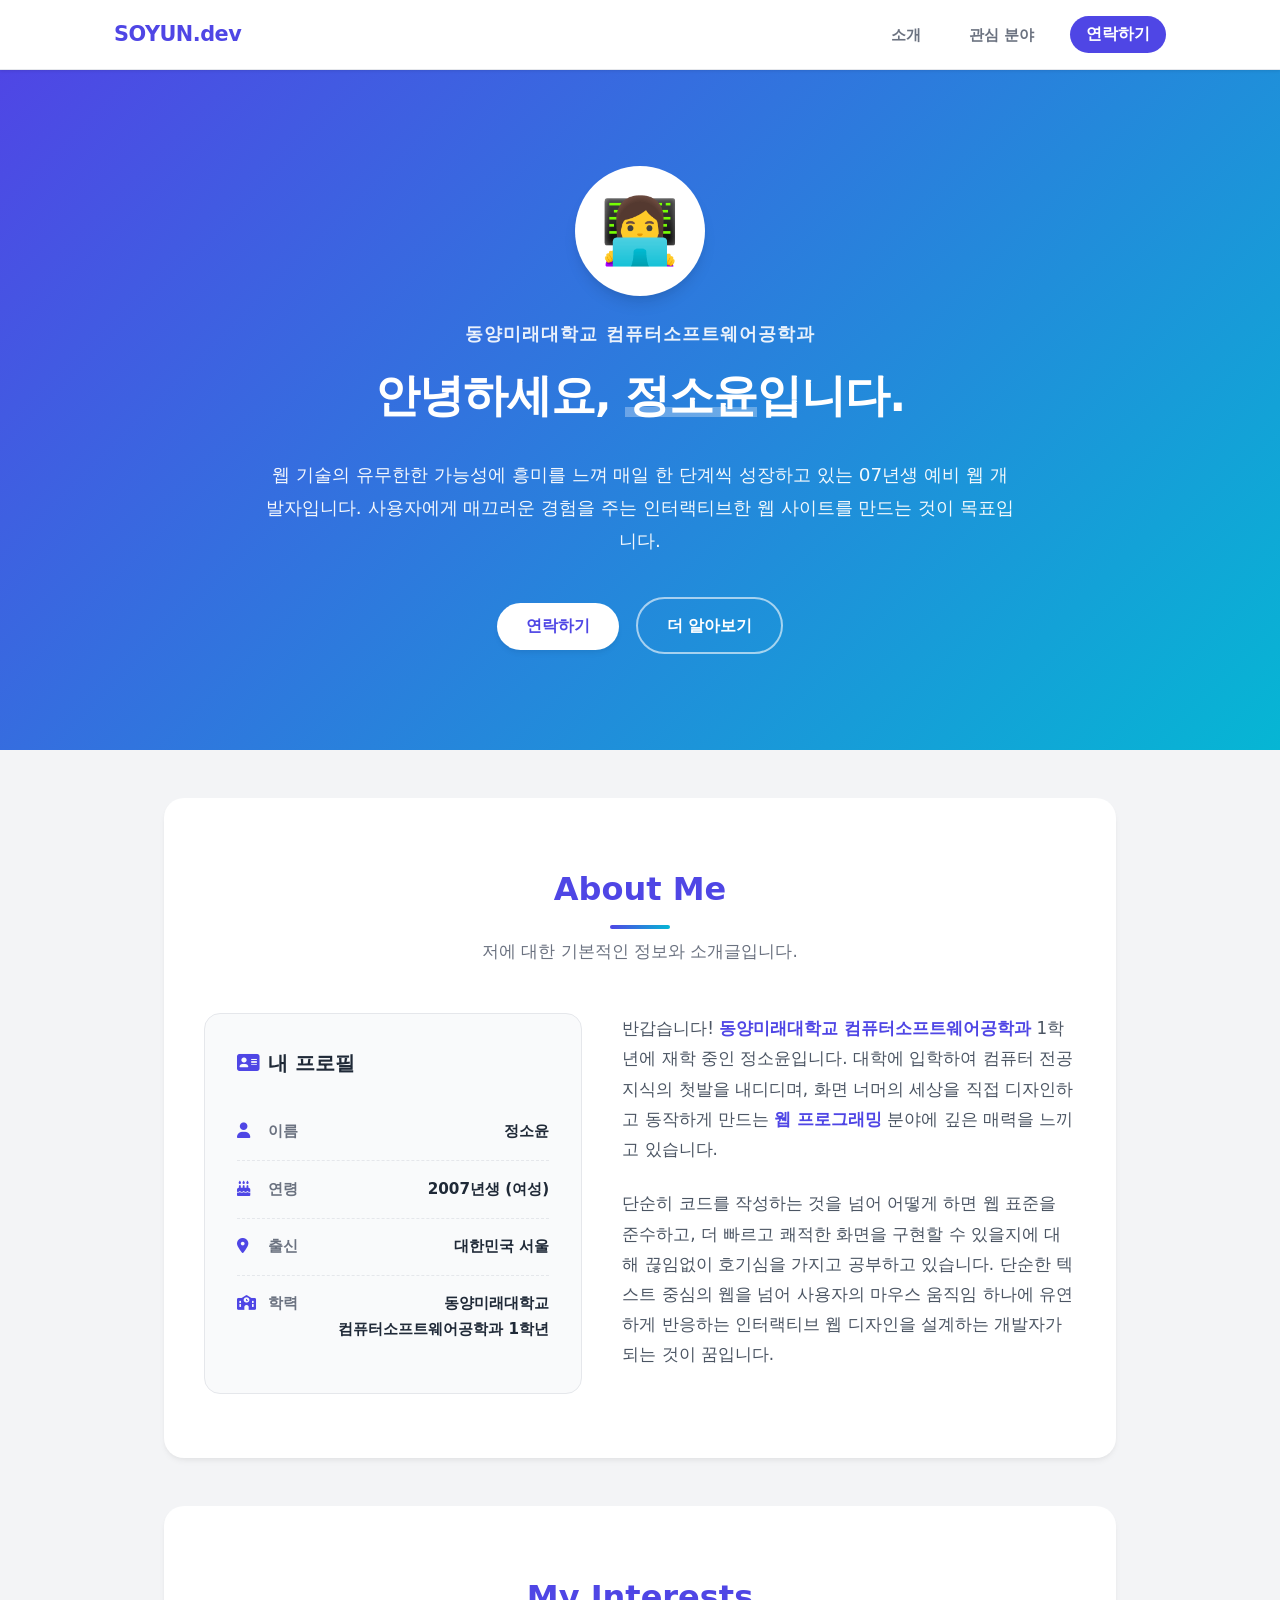
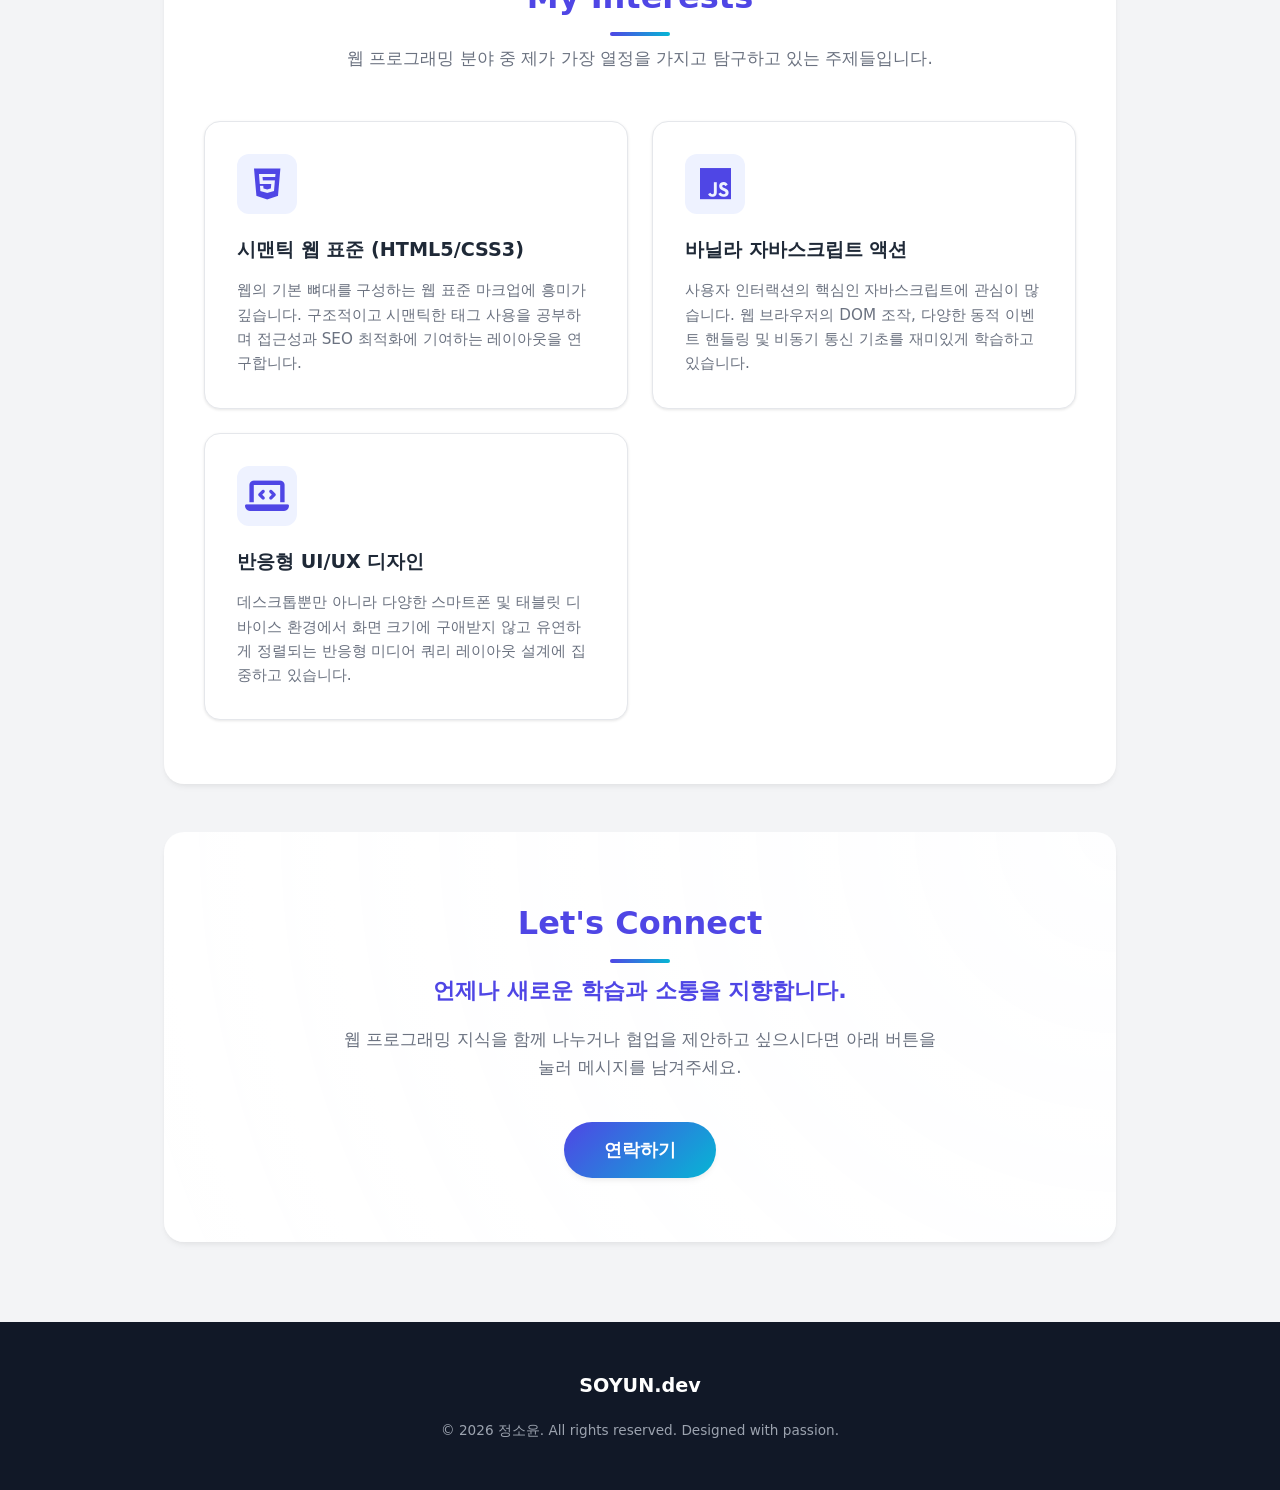
<file: index.html>
<!DOCTYPE html>
<html lang="ko">
<head>
    <meta charset="UTF-8">
    <meta name="viewport" content="width=device-width, initial-scale=1.0">
    <title>정소윤 | Portfolio</title>
    <!-- 구글 프리텐다드 폰트 및 폰트어썸 아이콘 -->
    <link rel="stylesheet" href="https://cdnjs.cloudflare.com/ajax/libs/font-awesome/6.4.0/css/all.min.css">
    <style>
        /* ==========================================================================
           1. 기본 설정 및 변수 선언
           ========================================================================== */
        :root {
            --primary-color: #4f46e5;       /* 대표 인디고 블루 */
            --primary-light: #eef2ff;
            --secondary-color: #06b6d4;     /* 서브 시안 블루 */
            --text-dark: #1f2937;           /* 주 텍스트 색상 */
            --text-muted: #6b7280;          /* 보조 텍스트 색상 */
            --bg-light: #f9fafb;            /* 배경 회색 */
            --border-color: #e5e7eb;        /* 보더 경계선 */
            --shadow-sm: 0 1px 3px rgba(0,0,0,0.1);
            --shadow-md: 0 4px 6px -1px rgba(0, 0, 0, 0.05), 0 2px 4px -1px rgba(0, 0, 0, 0.03);
            --shadow-lg: 0 10px 15px -3px rgba(0,0,0,0.1), 0 4px 6px -2px rgba(0,0,0,0.05);
            --transition-smooth: all 0.3s cubic-bezier(0.4, 0, 0.2, 1);
        }

        * {
            margin: 0;
            padding: 0;
            box-sizing: border-box;
            font-family: 'Pretendard', -apple-system, BlinkMacSystemFont, system-ui, sans-serif;
        }

        html {
            scroll-behavior: smooth;
        }

        body {
            background-color: #f3f4f6;
            color: var(--text-dark);
            line-height: 1.7;
            padding-top: 70px; /* 네비게이션 바 높이만큼 공간 확보 */
        }

        a {
            text-decoration: none;
            color: inherit;
        }

        li {
            list-style: none;
        }

        /* 글로벌 컨테이너 */
        .container {
            max-width: 1000px;
            margin: 0 auto;
            padding: 0 1.5rem;
        }

        /* ==========================================================================
           2. 네비게이션 바 (Navbar)
           ========================================================================== */
        .navbar {
            position: fixed;
            top: 0;
            left: 0;
            width: 100%;
            height: 70px;
            background-color: rgba(255, 255, 255, 0.95);
            backdrop-filter: blur(8px);
            border-bottom: 1px solid var(--border-color);
            z-index: 1000;
            box-shadow: var(--shadow-sm);
        }

        .nav-container {
            max-width: 1100px;
            height: 100%;
            margin: 0 auto;
            display: flex;
            justify-content: space-between;
            align-items: center;
            padding: 0 1.5rem;
        }

        .nav-logo {
            font-size: 1.3rem;
            font-weight: 800;
            color: var(--primary-color);
            letter-spacing: -0.5px;
        }

        .nav-menu {
            display: flex;
            align-items: center;
            gap: 1.5rem;
        }

        .nav-menu a {
            font-size: 0.95rem;
            font-weight: 600;
            color: var(--text-muted);
            transition: var(--transition-smooth);
            padding: 0.5rem 0.75rem;
            border-radius: 8px;
        }

        .nav-menu a:hover {
            color: var(--primary-color);
            background-color: var(--primary-light);
        }

        /* 네비게이션 내 강조 버튼 */
        .nav-btn {
            background-color: var(--primary-color);
            color: white !important;
            padding: 0.5rem 1rem !important;
            border-radius: 20px !important;
            transition: var(--transition-smooth);
        }

        .nav-btn:hover {
            background-color: #3730a3 !important;
            transform: translateY(-1px);
        }

        /* ==========================================================================
           3. 히어로 섹션 (Hero Section)
           ========================================================================== */
        .hero {
            background: linear-gradient(135deg, #4f46e5 0%, #06b6d4 100%);
            color: white;
            padding: 6rem 1rem;
            text-align: center;
            position: relative;
            overflow: hidden;
        }

        .hero-content {
            max-width: 750px;
            margin: 0 auto;
            position: relative;
            z-index: 2;
        }

        .profile-avatar {
            width: 130px;
            height: 130px;
            background-color: white;
            border-radius: 50%;
            margin: 0 auto 1.5rem;
            display: flex;
            align-items: center;
            justify-content: center;
            box-shadow: var(--shadow-lg);
            border: 4px solid rgba(255, 255, 255, 0.2);
        }

        .profile-avatar .emoji {
            font-size: 4rem;
        }

        .hero-sub {
            font-size: 1.1rem;
            font-weight: 600;
            opacity: 0.9;
            letter-spacing: 1px;
            margin-bottom: 0.5rem;
            text-transform: uppercase;
        }

        .hero-title {
            font-size: 2.8rem;
            font-weight: 800;
            margin-bottom: 1.5rem;
            letter-spacing: -1px;
        }

        .hero-title span {
            position: relative;
            z-index: 1;
        }

        .hero-title span::after {
            content: '';
            position: absolute;
            bottom: 5px;
            left: 0;
            width: 100%;
            height: 10px;
            background-color: rgba(255, 255, 255, 0.3);
            z-index: -1;
        }

        .hero-desc {
            font-size: 1.15rem;
            font-weight: 400;
            opacity: 0.95;
            line-height: 1.8;
            margin-bottom: 2.5rem;
        }

        /* 버튼 공통 */
        .btn {
            display: inline-block;
            padding: 0.8rem 1.8rem;
            border-radius: 50px;
            font-weight: 600;
            transition: var(--transition-smooth);
            font-size: 1rem;
            cursor: pointer;
            border: none;
        }

        .btn-primary {
            background-color: white;
            color: var(--primary-color);
            box-shadow: var(--shadow-md);
            margin-right: 0.75rem;
        }

        .btn-primary:hover {
            background-color: #f3f4f6;
            transform: translateY(-2px);
            box-shadow: var(--shadow-lg);
        }

        .btn-secondary {
            border: 2px solid rgba(255, 255, 255, 0.6);
            color: white;
            background-color: transparent;
        }

        .btn-secondary:hover {
            background-color: rgba(255, 255, 255, 0.1);
            border-color: white;
            transform: translateY(-2px);
        }

        /* ==========================================================================
           4. 섹션 공통 디자인
           ========================================================================== */
        .section {
            background-color: white;
            padding: 4rem 2.5rem;
            border-radius: 20px;
            box-shadow: var(--shadow-md);
            margin-top: 3rem;
            margin-bottom: 3rem;
            transition: var(--transition-smooth);
        }

        .section:hover {
            box-shadow: var(--shadow-lg);
        }

        .section-title {
            font-size: 2rem;
            font-weight: 800;
            color: var(--primary-color);
            margin-bottom: 0.5rem;
            text-align: center;
            position: relative;
            padding-bottom: 0.75rem;
        }

        .section-title::after {
            content: '';
            position: absolute;
            bottom: 0;
            left: 50%;
            transform: translateX(-50%);
            width: 60px;
            height: 4px;
            background: linear-gradient(to right, var(--primary-color), var(--secondary-color));
            border-radius: 2px;
        }

        .section-subtitle {
            text-align: center;
            color: var(--text-muted);
            margin-bottom: 3rem;
            font-size: 1.05rem;
        }

        /* ==========================================================================
           5. About Me 섹션
           ========================================================================== */
        .about-grid {
            display: grid;
            grid-template-columns: 1fr 1.2fr;
            gap: 2.5rem;
            margin-top: 2rem;
        }

        .about-card {
            background-color: var(--bg-light);
            border: 1px solid var(--border-color);
            border-radius: 16px;
            padding: 2rem;
        }

        .about-card h3 {
            font-size: 1.25rem;
            color: var(--text-dark);
            margin-bottom: 1.5rem;
            font-weight: 700;
            display: flex;
            align-items: center;
            gap: 8px;
        }

        .about-card h3 i {
            color: var(--primary-color);
        }

        /* 인포 리스트 */
        .info-list li {
            display: flex;
            justify-content: space-between;
            padding: 0.95rem 0;
            border-bottom: 1px dashed var(--border-color);
        }

        .info-list li:last-child {
            border-bottom: none;
        }

        .info-label {
            color: var(--text-muted);
            font-weight: 600;
            font-size: 0.95rem;
        }

        .info-label i {
            margin-right: 6px;
            color: var(--primary-color);
            width: 20px;
        }

        .info-value {
            color: var(--text-dark);
            font-weight: 700;
            text-align: right;
            font-size: 0.95rem;
        }

        /* 나에 대한 설명 텍스트 */
        .intro-text-box {
            display: flex;
            flex-direction: column;
            justify-content: center;
        }

        .intro-text-box p {
            font-size: 1.05rem;
            line-height: 1.8;
            color: #4b5563;
            margin-bottom: 1.5rem;
        }

        .intro-text-box p strong {
            color: var(--primary-color);
        }

        /* ==========================================================================
           6. 관심 분야 상세 섹션 (Web Programming)
           ========================================================================== */
        .interest-grid {
            display: grid;
            grid-template-columns: repeat(auto-fit, minmax(280px, 1fr));
            gap: 1.5rem;
        }

        .interest-card {
            background-color: white;
            border: 1px solid var(--border-color);
            border-radius: 16px;
            padding: 2rem;
            box-shadow: var(--shadow-sm);
            transition: var(--transition-smooth);
        }

        .interest-card:hover {
            transform: translateY(-5px);
            box-shadow: var(--shadow-md);
            border-color: var(--primary-color);
        }

        .interest-icon {
            font-size: 2.2rem;
            color: var(--primary-color);
            margin-bottom: 1.25rem;
            background-color: var(--primary-light);
            width: 60px;
            height: 60px;
            border-radius: 12px;
            display: flex;
            align-items: center;
            justify-content: center;
        }

        .interest-card h3 {
            font-size: 1.2rem;
            font-weight: 700;
            margin-bottom: 0.75rem;
            color: var(--text-dark);
        }

        .interest-card p {
            font-size: 0.95rem;
            color: var(--text-muted);
            line-height: 1.6;
        }

        /* ==========================================================================
           7. 연락처 / 액션 섹션
           ========================================================================== */
        .contact-section {
            background: linear-gradient(rgba(255, 255, 255, 0.95), rgba(255, 255, 255, 0.95)), 
                        radial-gradient(circle at top right, var(--primary-light), transparent);
            text-align: center;
        }

        .contact-lead {
            font-size: 1.4rem;
            font-weight: 700;
            color: var(--primary-color);
            margin-bottom: 1rem;
        }

        .contact-desc {
            color: var(--text-muted);
            max-width: 600px;
            margin: 0 auto 2.5rem;
            font-size: 1.05rem;
        }

        .btn-call-to-action {
            background: linear-gradient(135deg, #4f46e5 0%, #06b6d4 100%);
            color: white;
            box-shadow: var(--shadow-md);
            padding: 1rem 2.5rem;
            font-size: 1.1rem;
        }

        .btn-call-to-action:hover {
            transform: translateY(-3px);
            box-shadow: var(--shadow-lg);
            opacity: 0.95;
        }

        /* ==========================================================================
           8. 모달 다이얼로그 (Contact Modal)
           ========================================================================== */
        .modal {
            display: none; /* 기본 숨김 */
            position: fixed;
            top: 0;
            left: 0;
            width: 100%;
            height: 100%;
            background-color: rgba(17, 24, 39, 0.6);
            backdrop-filter: blur(4px);
            justify-content: center;
            align-items: center;
            z-index: 2000;
            padding: 1rem;
        }

        .modal-content {
            background-color: white;
            border-radius: 20px;
            width: 100%;
            max-width: 500px;
            box-shadow: var(--shadow-lg);
            overflow: hidden;
            animation: modalFadeIn 0.3s ease-out;
        }

        @keyframes modalFadeIn {
            from { transform: translateY(20px); opacity: 0; }
            to { transform: translateY(0); opacity: 1; }
        }

        .modal-header {
            background: linear-gradient(135deg, #4f46e5 0%, #06b6d4 100%);
            color: white;
            padding: 1.5rem;
            display: flex;
            justify-content: space-between;
            align-items: center;
        }

        .modal-header h3 {
            font-size: 1.25rem;
            font-weight: 700;
        }

        .modal-close {
            background: none;
            border: none;
            color: white;
            font-size: 1.5rem;
            cursor: pointer;
            opacity: 0.8;
            transition: var(--transition-smooth);
        }

        .modal-close:hover {
            opacity: 1;
        }

        .modal-body {
            padding: 2rem;
        }

        .form-group {
            margin-bottom: 1.25rem;
        }

        .form-group label {
            display: block;
            font-size: 0.9rem;
            font-weight: 600;
            color: var(--text-dark);
            margin-bottom: 0.5rem;
        }

        .form-control {
            width: 100%;
            padding: 0.75rem 1rem;
            border: 1px solid var(--border-color);
            border-radius: 10px;
            font-size: 0.95rem;
            outline: none;
            transition: var(--transition-smooth);
        }

        .form-control:focus {
            border-color: var(--primary-color);
            box-shadow: 0 0 0 3px rgba(79, 70, 229, 0.1);
        }

        textarea.form-control {
            resize: none;
            height: 120px;
        }

        .btn-submit {
            background-color: var(--primary-color);
            color: white;
            width: 100%;
            padding: 0.85rem;
            border-radius: 10px;
            font-weight: 700;
            border: none;
            cursor: pointer;
            transition: var(--transition-smooth);
        }

        .btn-submit:hover {
            background-color: #3730a3;
        }

        /* 알림 모달 */
        .toast {
            display: none;
            position: fixed;
            bottom: 30px;
            left: 50%;
            transform: translateX(-50%);
            background-color: #10b981;
            color: white;
            padding: 1rem 2rem;
            border-radius: 50px;
            box-shadow: var(--shadow-lg);
            font-weight: 600;
            z-index: 3000;
            animation: toastFade 2s ease-in-out forwards;
        }

        @keyframes toastFade {
            0% { bottom: 10px; opacity: 0; }
            15% { bottom: 30px; opacity: 1; }
            85% { bottom: 30px; opacity: 1; }
            100% { bottom: 10px; opacity: 0; }
        }

        /* ==========================================================================
           9. 푸터 디자인
           ========================================================================== */
        footer {
            background-color: #111827;
            color: #9ca3af;
            padding: 3rem 1.5rem;
            margin-top: 5rem;
        }

        .footer-content {
            max-width: 1000px;
            margin: 0 auto;
            display: flex;
            flex-direction: column;
            align-items: center;
            gap: 1rem;
        }

        .footer-logo {
            font-size: 1.2rem;
            font-weight: 800;
            color: white;
        }

        .copyright {
            font-size: 0.85rem;
            text-align: center;
        }

        /* ==========================================================================
           10. 반응형 미디어 쿼리
           ========================================================================== */
        @media (max-width: 768px) {
            body {
                padding-top: 60px;
            }
            .navbar {
                height: 60px;
            }
            .hero {
                padding: 4rem 1rem;
            }
            .hero-title {
                font-size: 2.1rem;
            }
            .about-grid {
                grid-template-columns: 1fr;
            }
            .section {
                padding: 2.5rem 1.5rem;
            }
        }
    </style>
</head>
<body>

    <!-- 상단 네비게이션 바 -->
    <nav class="navbar">
        <div class="nav-container">
            <a href="#" class="nav-logo">SOYUN.dev</a>
            <ul class="nav-menu">
                <li><a href="#about">소개</a></li>
                <li><a href="#interests">관심 분야</a></li>
                <li><button class="btn nav-btn" onclick="openModal()">연락하기</button></li>
            </ul>
        </div>
    </nav>

    <!-- 홈/히어로 섹션 -->
    <header class="hero">
        <div class="hero-content">
            <div class="profile-avatar">
                <span class="emoji">👩‍💻</span>
            </div>
            <p class="hero-sub">동양미래대학교 컴퓨터소프트웨어공학과</p>
            <h1 class="hero-title">안녕하세요, <span>정소윤</span>입니다.</h1>
            <p class="hero-desc">
                웹 기술의 유무한한 가능성에 흥미를 느껴 매일 한 단계씩 성장하고 있는 07년생 예비 웹 개발자입니다. 
                사용자에게 매끄러운 경험을 주는 인터랙티브한 웹 사이트를 만드는 것이 목표입니다.
            </p>
            <div class="hero-buttons">
                <button onclick="openModal()" class="btn btn-primary">연락하기</button>
                <a href="#about" class="btn btn-secondary">더 알아보기</a>
            </div>
        </div>
    </header>

    <!-- 메인 콘텐츠 영역 -->
    <main class="container">

        <!-- 자기소개 섹션 -->
        <section id="about" class="section">
            <h2 class="section-title">About Me</h2>
            <p class="section-subtitle">저에 대한 기본적인 정보와 소개글입니다.</p>
            <div class="about-grid">
                <!-- 인적 사항 카드 -->
                <div class="about-card">
                    <h3><i class="fa-solid fa-address-card"></i> 내 프로필</h3>
                    <ul class="info-list">
                        <li>
                            <span class="info-label"><i class="fa-solid fa-user"></i> 이름</span>
                            <span class="info-value">정소윤</span>
                        </li>
                        <li>
                            <span class="info-label"><i class="fa-solid fa-cake-candles"></i> 연령</span>
                            <span class="info-value">2007년생 (여성)</span>
                        </li>
                        <li>
                            <span class="info-label"><i class="fa-solid fa-location-dot"></i> 출신</span>
                            <span class="info-value">대한민국 서울</span>
                        </li>
                        <li>
                            <span class="info-label"><i class="fa-solid fa-school"></i> 학력</span>
                            <span class="info-value">동양미래대학교<br>컴퓨터소프트웨어공학과 1학년</span>
                        </li>
                    </ul>
                </div>

                <!-- 나에 대한 소개 텍스트 -->
                <div class="intro-text-box">
                    <p>
                        반갑습니다! <strong>동양미래대학교 컴퓨터소프트웨어공학과</strong> 1학년에 재학 중인 정소윤입니다. 
                        대학에 입학하여 컴퓨터 전공 지식의 첫발을 내디디며, 화면 너머의 세상을 직접 디자인하고 동작하게 만드는 <strong>웹 프로그래밍</strong> 분야에 깊은 매력을 느끼고 있습니다.
                    </p>
                    <p>
                        단순히 코드를 작성하는 것을 넘어 어떻게 하면 웹 표준을 준수하고, 더 빠르고 쾌적한 화면을 구현할 수 있을지에 대해 끊임없이 호기심을 가지고 공부하고 있습니다. 
                        단순한 텍스트 중심의 웹을 넘어 사용자의 마우스 움직임 하나에 유연하게 반응하는 인터랙티브 웹 디자인을 설계하는 개발자가 되는 것이 꿈입니다.
                    </p>
                </div>
            </div>
        </section>

        <!-- 관심 분야 상세 섹션 -->
        <section id="interests" class="section">
            <h2 class="section-title">My Interests</h2>
            <p class="section-subtitle">웹 프로그래밍 분야 중 제가 가장 열정을 가지고 탐구하고 있는 주제들입니다.</p>
            
            <div class="interest-grid">
                <!-- 관심사 1 -->
                <div class="interest-card">
                    <div class="interest-icon">
                        <i class="fa-brands fa-html5"></i>
                    </div>
                    <h3>시맨틱 웹 표준 (HTML5/CSS3)</h3>
                    <p>웹의 기본 뼈대를 구성하는 웹 표준 마크업에 흥미가 깊습니다. 구조적이고 시맨틱한 태그 사용을 공부하며 접근성과 SEO 최적화에 기여하는 레이아웃을 연구합니다.</p>
                </div>

                <!-- 관심사 2 -->
                <div class="interest-card">
                    <div class="interest-icon">
                        <i class="fa-brands fa-js"></i>
                    </div>
                    <h3>바닐라 자바스크립트 액션</h3>
                    <p>사용자 인터랙션의 핵심인 자바스크립트에 관심이 많습니다. 웹 브라우저의 DOM 조작, 다양한 동적 이벤트 핸들링 및 비동기 통신 기초를 재미있게 학습하고 있습니다.</p>
                </div>

                <!-- 관심사 3 -->
                <div class="interest-card">
                    <div class="interest-icon">
                        <i class="fa-solid fa-laptop-code"></i>
                    </div>
                    <h3>반응형 UI/UX 디자인</h3>
                    <p>데스크톱뿐만 아니라 다양한 스마트폰 및 태블릿 디바이스 환경에서 화면 크기에 구애받지 않고 유연하게 정렬되는 반응형 미디어 쿼리 레이아웃 설계에 집중하고 있습니다.</p>
                </div>
            </div>
        </section>

        <!-- 연락 제안 섹션 -->
        <section class="section contact-section">
            <h2 class="section-title">Let's Connect</h2>
            <p class="contact-lead">언제나 새로운 학습과 소통을 지향합니다.</p>
            <p class="contact-desc">웹 프로그래밍 지식을 함께 나누거나 협업을 제안하고 싶으시다면 아래 버튼을 눌러 메시지를 남겨주세요.</p>
            <button onclick="openModal()" class="btn btn-call-to-action">연락하기</button>
        </section>

    </main>

    <!-- 푸터 -->
    <footer>
        <div class="footer-content">
            <p class="footer-logo">SOYUN.dev</p>
            <p class="copyright">&copy; 2026 정소윤. All rights reserved. Designed with passion.</p>
        </div>
    </footer>

    <!-- 연락처 문의 모달 창 -->
    <div id="contactModal" class="modal">
        <div class="modal-content">
            <div class="modal-header">
                <h3>정소윤에게 메시지 보내기</h3>
                <button class="modal-close" onclick="closeModal()">&times;</button>
            </div>
            <div class="modal-body">
                <form id="contactForm" onsubmit="submitForm(event)">
                    <div class="form-group">
                        <label for="senderName">보내시는 분 이름</label>
                        <input type="text" id="senderName" class="form-control" placeholder="성함을 입력하세요" required>
                    </div>
                    <div class="form-group">
                        <label for="senderEmail">회신받을 이메일 주소</label>
                        <input type="email" id="senderEmail" class="form-control" placeholder="example@email.com" required>
                    </div>
                    <div class="form-group">
                        <label for="message">메시지 내용</label>
                        <textarea id="message" class="form-control" placeholder="내용을 작성해주세요" required></textarea>
                    </div>
                    <button type="submit" class="btn-submit">전송하기</button>
                </form>
            </div>
        </div>
    </div>

    <!-- 전송 완료 안내 알림(Toast) -->
    <div id="successToast" class="toast">
        <i class="fa-solid fa-circle-check"></i> 메시지가 성공적으로 발송되었습니다!
    </div>

    <!-- 모달 관련 스크립트 -->
    <script>
        // 모달 열기
        function openModal() {
            document.getElementById('contactModal').style.display = 'flex';
            document.body.style.overflow = 'hidden'; // 뒤쪽 스크롤 막기
        }

        // 모달 닫기
        function closeModal() {
            document.getElementById('contactModal').style.display = 'none';
            document.body.style.overflow = ''; // 뒤쪽 스크롤 다시 허용
        }

        // 모달 바깥 영역 클릭시 닫기
        window.onclick = function(event) {
            const modal = document.getElementById('contactModal');
            if (event.target == modal) {
                closeModal();
            }
        }

        // 폼 제출 가상 시뮬레이션
        function submitForm(event) {
            event.preventDefault(); // 기본 전송 막기
            
            // 전송 애니메이션 후 처리
            closeModal();
            document.getElementById('contactForm').reset(); // 폼 비우기

            // 완료 알림 토스트 띄우기
            const toast = document.getElementById('successToast');
            toast.style.display = 'block';
            setTimeout(() => {
                toast.style.display = 'none';
            }, 2000);
        }

        // 상단 스무스 스크롤 이동
        document.querySelectorAll('a[href^="#"]').forEach(anchor => {
            anchor.addEventListener('click', function (e) {
                e.preventDefault();
                document.querySelector(this.getAttribute('href')).scrollIntoView({
                    behavior: 'smooth'
                });
            });
        });
    </script>
</body>
</html>
</file>
